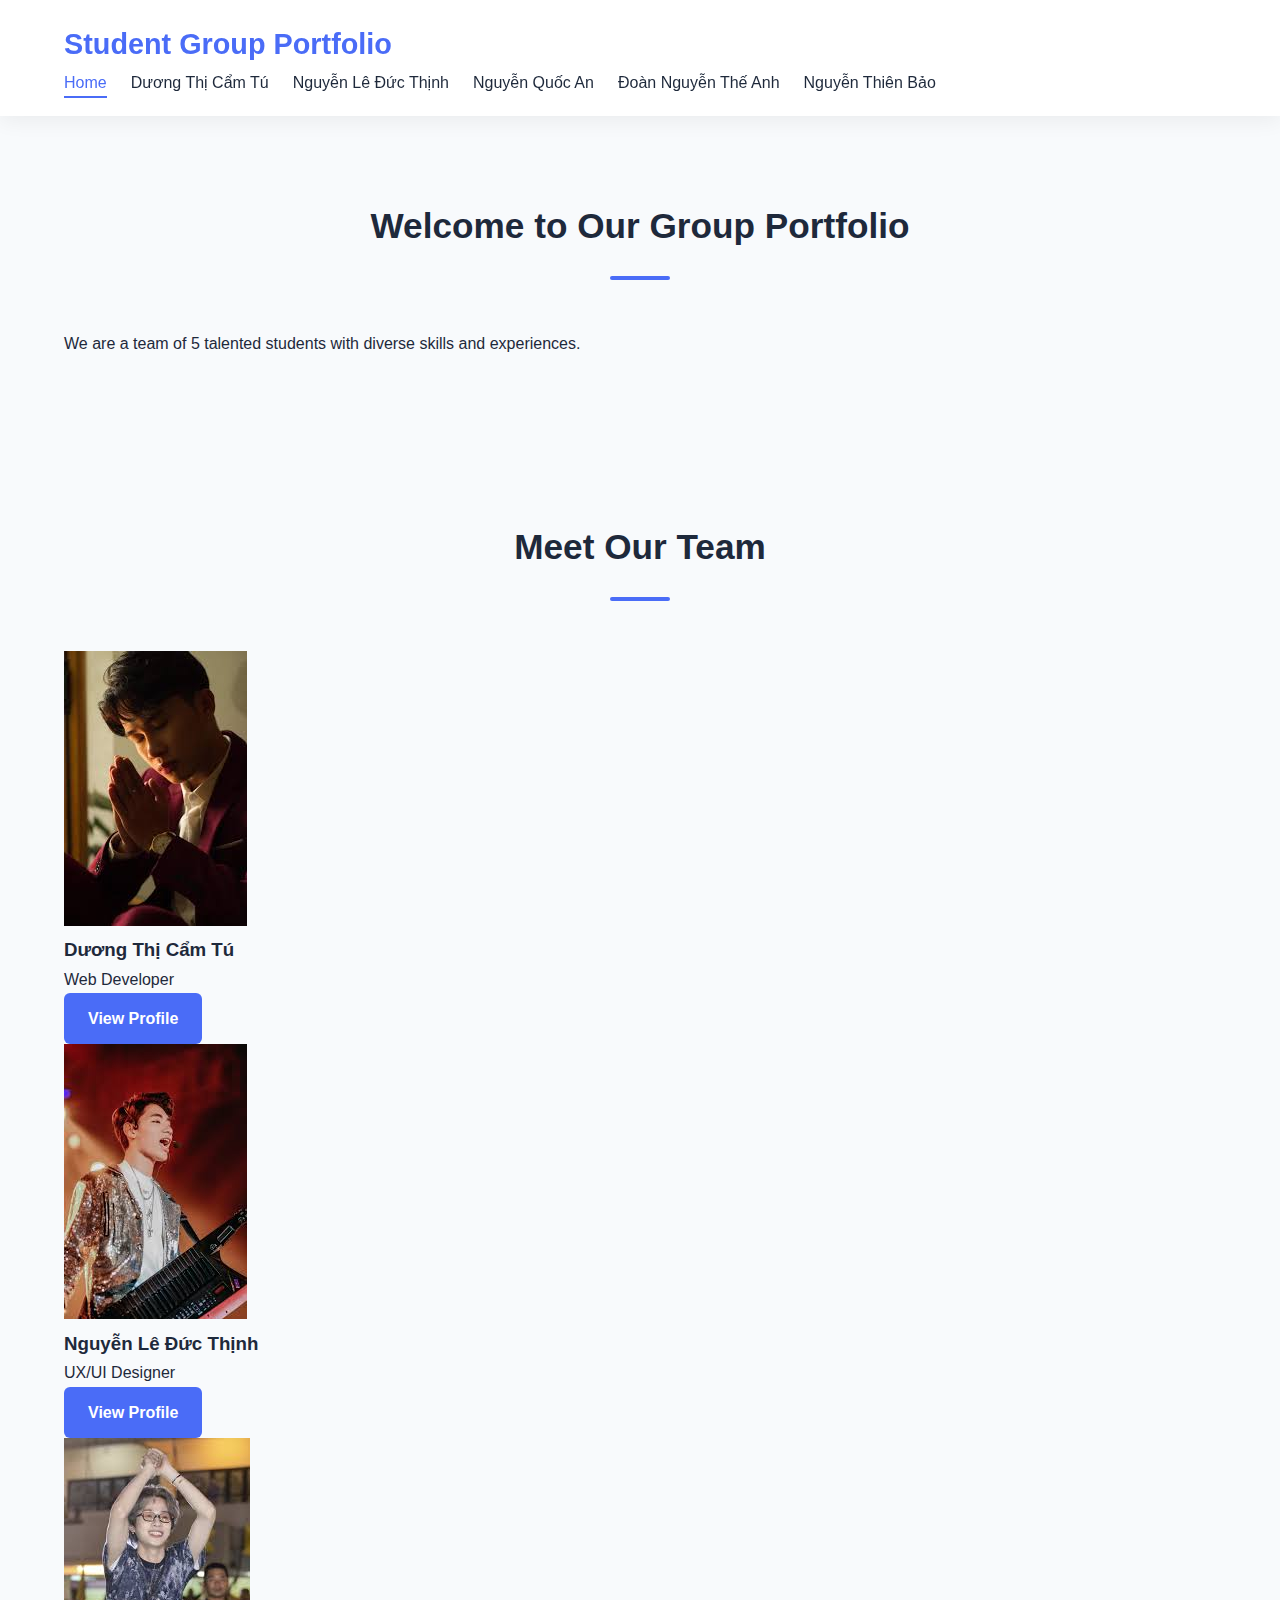
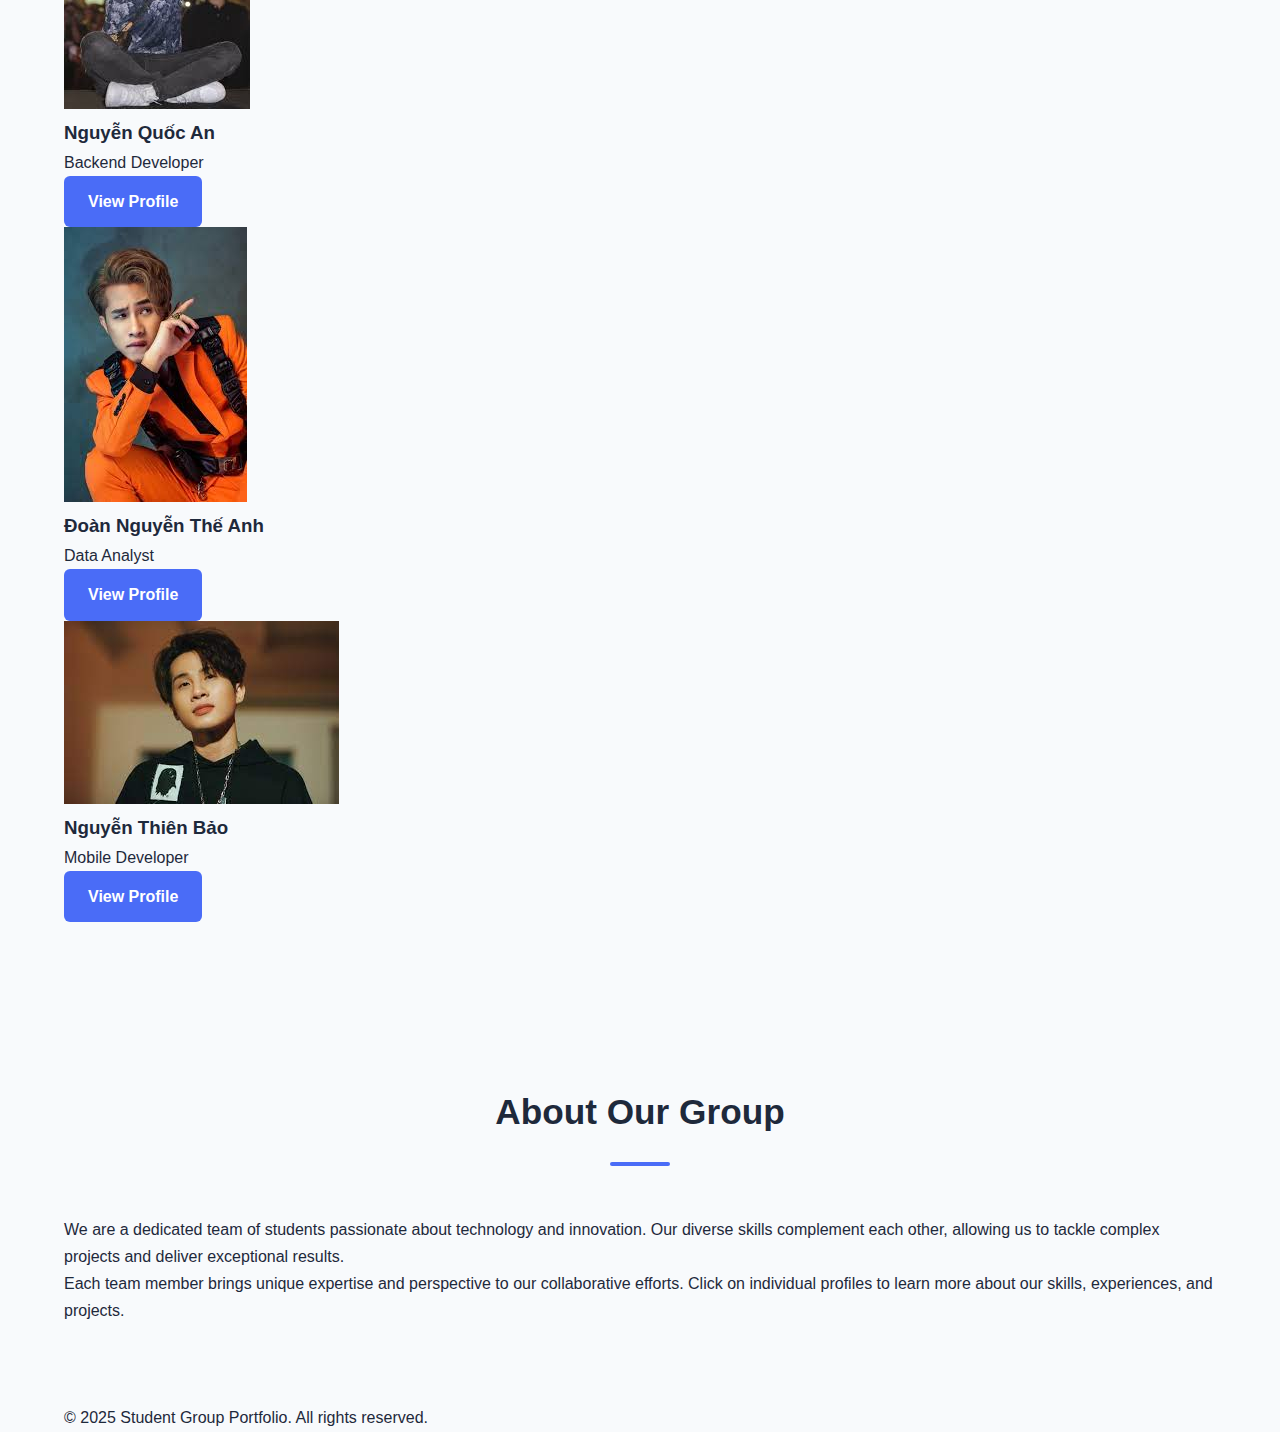
<file: index.html>
<!DOCTYPE html>
<html lang="en">
  <head>
    <meta charset="UTF-8" />
    <meta name="viewport" content="width=device-width, initial-scale=1.0" />
    <title>Student Group Portfolio</title>
    <link rel="stylesheet" href="style.css" />
  </head>
  <body>
    <header>
      <div class="container">
        <h1>Student Group Portfolio</h1>
        <nav>
          <ul>
            <li><a href="index.html" class="active">Home</a></li>
            <li><a href="students/student1.html">Dương Thị Cẩm Tú</a></li>
            <li><a href="students/student2.html">Nguyễn Lê Đức Thịnh</a></li>
            <li><a href="students/student3.html">Nguyễn Quốc An</a></li>
            <li><a href="students/student4.html">Đoàn Nguyễn Thế Anh</a></li>
            <li><a href="students/student5.html">Nguyễn Thiên Bảo</a></li>
          </ul>
        </nav>
      </div>
    </header>

    <section class="hero">
      <div class="container">
        <h2>Welcome to Our Group Portfolio</h2>
        <p>
          We are a team of 5 talented students with diverse skills and
          experiences.
        </p>
      </div>
    </section>

    <section class="team">
      <div class="container">
        <h2>Meet Our Team</h2>
        <div class="team-grid">
          <div class="team-member">
            <img src="assets/images/student1.jpg" alt="Nguyễn Văn An" />
            <h3>Dương Thị Cẩm Tú</h3>
            <p>Web Developer</p>
            <a href="students/student1.html" class="btn">View Profile</a>
          </div>
          <div class="team-member">
            <img src="assets/images/student2.jpg" alt="Trần Thị Bình" />
            <h3>Nguyễn Lê Đức Thịnh</h3>
            <p>UX/UI Designer</p>
            <a href="students/student2.html" class="btn">View Profile</a>
          </div>
          <div class="team-member">
            <img src="assets/images/student3.jpg" alt="Lê Minh Cường" />
            <h3>Nguyễn Quốc An</h3>
            <p>Backend Developer</p>
            <a href="students/student3.html" class="btn">View Profile</a>
          </div>
          <div class="team-member">
            <img src="assets/images/student4.jpg" alt="Phạm Hoàng Dung" />
            <h3>Đoàn Nguyễn Thế Anh</h3>
            <p>Data Analyst</p>
            <a href="students/student4.html" class="btn">View Profile</a>
          </div>
          <div class="team-member">
            <img src="assets/images/student5.jpg" alt="Võ Thanh Em" />
            <h3>Nguyễn Thiên Bảo</h3>
            <p>Mobile Developer</p>
            <a href="students/student5.html" class="btn">View Profile</a>
          </div>
        </div>
      </div>
    </section>
    <section class="about">
      <div class="container">
        <h2>About Our Group</h2>
        <p>
          We are a dedicated team of students passionate about technology and
          innovation. Our diverse skills complement each other, allowing us to
          tackle complex projects and deliver exceptional results.
        </p>
        <p>
          Each team member brings unique expertise and perspective to our
          collaborative efforts. Click on individual profiles to learn more
          about our skills, experiences, and projects.
        </p>
      </div>
    </section>

    <footer>
      <div class="container">
        <p>&copy; 2025 Student Group Portfolio. All rights reserved.</p>
      </div>
    </footer>

    <script src="script.js"></script>
  </body>
</html>
</file>
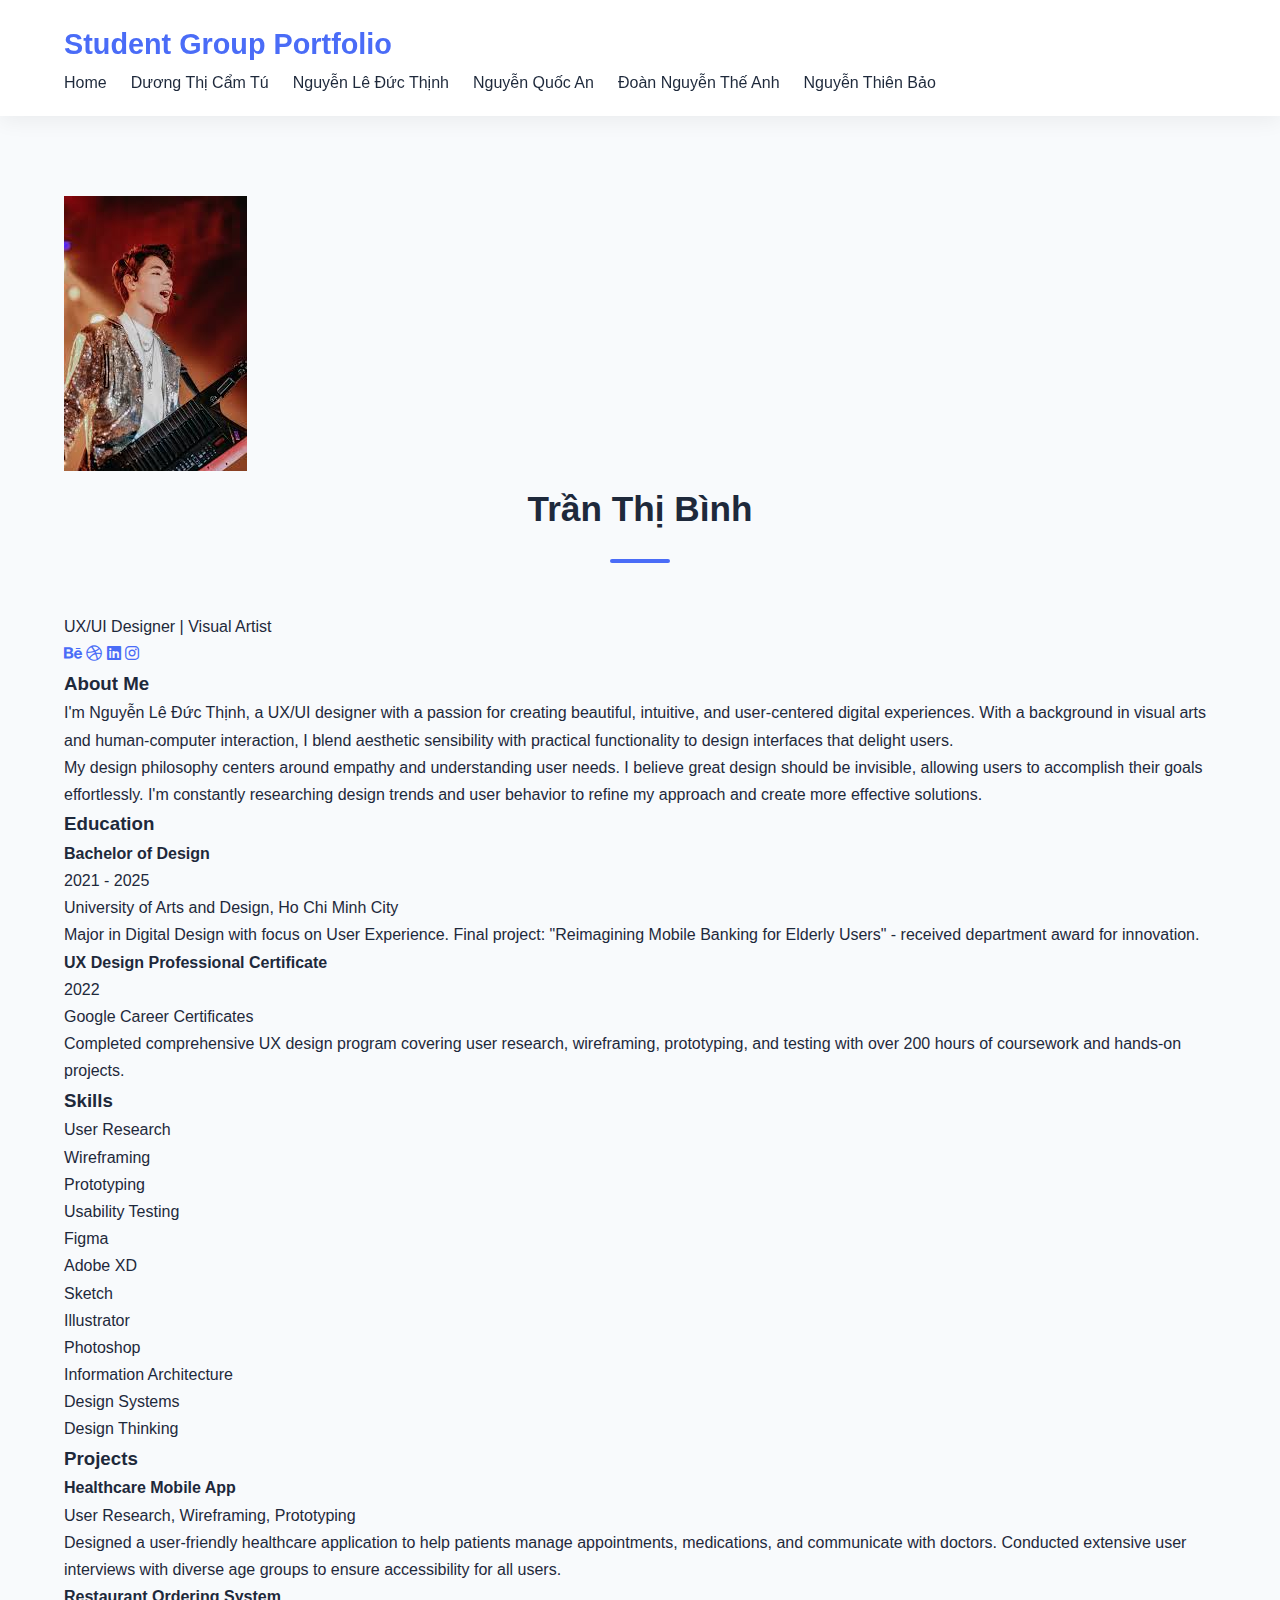
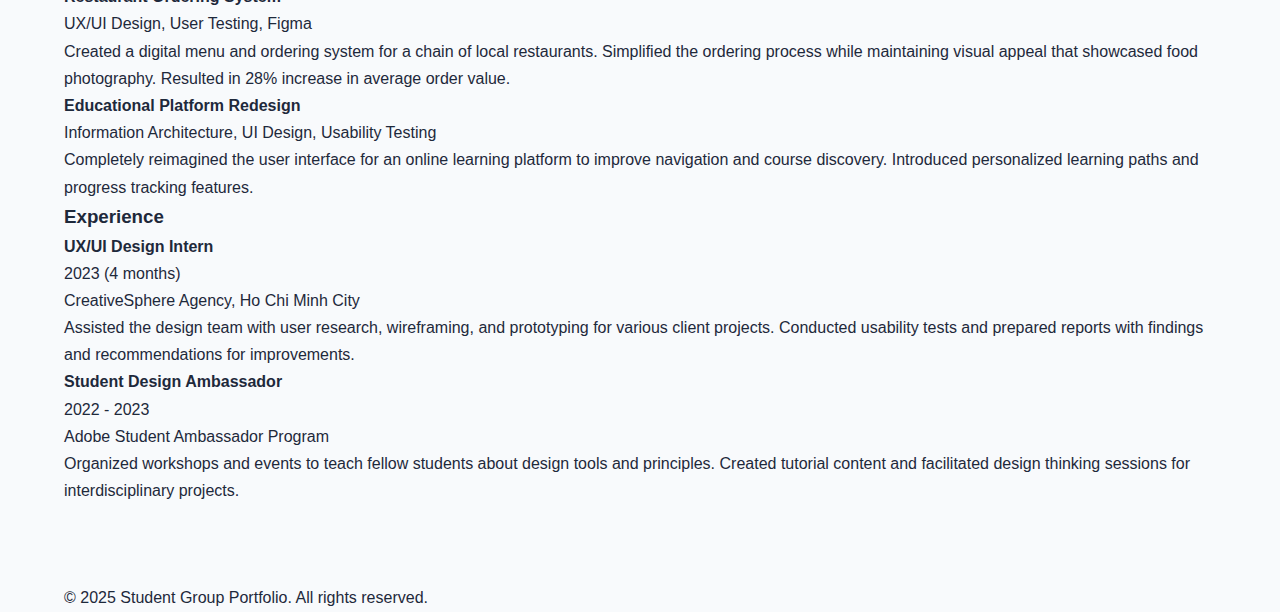
<file: students/NguyenLeDucThinh.html>
<!DOCTYPE html>
<html lang="en">
<head>
    <meta charset="UTF-8">
    <meta name="viewport" content="width=device-width, initial-scale=1.0">
    <title>Trần Thị Bình - Student Profile</title>
    <link rel="stylesheet" href="../style.css">
    <!-- Font Awesome for social icons -->
    <link rel="stylesheet" href="https://cdnjs.cloudflare.com/ajax/libs/font-awesome/6.0.0-beta3/css/all.min.css">
</head>
<body>
    <header>
        <div class="container">
            <h1>Student Group Portfolio</h1>
            <nav>
                <ul>
                    <li><a href="../index.html">Home</a></li>
                    <li><a href="student1.html">Dương Thị Cẩm Tú</a></li>
                    <li><a href="student2.html">Nguyễn Lê Đức Thịnh</a></li>
                    <li><a href="student3.html">Nguyễn Quốc An</a></li>
                    <li><a href="student4.html">Đoàn Nguyễn Thế Anh</a></li>
                    <li><a href="student5.html">Nguyễn Thiên Bảo</a></li>
                </ul>
            </nav>
        </div>
    </header>

    <section class="profile">
        <div class="container">
            <div class="profile-header">
                <img src="../assets/images/student2.jpg" alt="Nguyễn Lê Đức Thịnh" class="profile-img">
                <div class="profile-intro">
                    <h2>Trần Thị Bình</h2>
                    <p>UX/UI Designer | Visual Artist</p>
                    <div class="social-links">
                        <a href="#"><i class="fab fa-behance"></i></a>
                        <a href="#"><i class="fab fa-dribbble"></i></a>
                        <a href="#"><i class="fab fa-linkedin"></i></a>
                        <a href="#"><i class="fab fa-instagram"></i></a>
                    </div>
                </div>
            </div>

            <div class="profile-section">
                <h3>About Me</h3>
                <p>I'm Nguyễn Lê Đức Thịnh, a UX/UI designer with a passion for creating beautiful, intuitive, and user-centered digital experiences. With a background in visual arts and human-computer interaction, I blend aesthetic sensibility with practical functionality to design interfaces that delight users.</p>
                <p>My design philosophy centers around empathy and understanding user needs. I believe great design should be invisible, allowing users to accomplish their goals effortlessly. I'm constantly researching design trends and user behavior to refine my approach and create more effective solutions.</p>
            </div>

            <div class="profile-section">
                <h3>Education</h3>
                <div class="education-item">
                    <h4>Bachelor of Design</h4>
                    <div class="education-year">2021 - 2025</div>
                    <p>University of Arts and Design, Ho Chi Minh City</p>
                    <p>Major in Digital Design with focus on User Experience. Final project: "Reimagining Mobile Banking for Elderly Users" - received department award for innovation.</p>
                </div>
                <div class="education-item">
                    <h4>UX Design Professional Certificate</h4>
                    <div class="education-year">2022</div>
                    <p>Google Career Certificates</p>
                    <p>Completed comprehensive UX design program covering user research, wireframing, prototyping, and testing with over 200 hours of coursework and hands-on projects.</p>
                </div>
            </div>

            <div class="profile-section">
                <h3>Skills</h3>
                <div class="skills-grid">
                    <div class="skill-item">User Research</div>
                    <div class="skill-item">Wireframing</div>
                    <div class="skill-item">Prototyping</div>
                    <div class="skill-item">Usability Testing</div>
                    <div class="skill-item">Figma</div>
                    <div class="skill-item">Adobe XD</div>
                    <div class="skill-item">Sketch</div>
                    <div class="skill-item">Illustrator</div>
                    <div class="skill-item">Photoshop</div>
                    <div class="skill-item">Information Architecture</div>
                    <div class="skill-item">Design Systems</div>
                    <div class="skill-item">Design Thinking</div>
                </div>
            </div>

            <div class="profile-section">
                <h3>Projects</h3>
                <div class="project-item">
                    <h4>Healthcare Mobile App</h4>
                    <div class="project-tech">User Research, Wireframing, Prototyping</div>
                    <p>Designed a user-friendly healthcare application to help patients manage appointments, medications, and communicate with doctors. Conducted extensive user interviews with diverse age groups to ensure accessibility for all users.</p>
                </div>
                <div class="project-item">
                    <h4>Restaurant Ordering System</h4>
                    <div class="project-tech">UX/UI Design, User Testing, Figma</div>
                    <p>Created a digital menu and ordering system for a chain of local restaurants. Simplified the ordering process while maintaining visual appeal that showcased food photography. Resulted in 28% increase in average order value.</p>
                </div>
                <div class="project-item">
                    <h4>Educational Platform Redesign</h4>
                    <div class="project-tech">Information Architecture, UI Design, Usability Testing</div>
                    <p>Completely reimagined the user interface for an online learning platform to improve navigation and course discovery. Introduced personalized learning paths and progress tracking features.</p>
                </div>
            </div>

            <div class="profile-section">
                <h3>Experience</h3>
                <div class="education-item">
                    <h4>UX/UI Design Intern</h4>
                    <div class="education-year">2023 (4 months)</div>
                    <p>CreativeSphere Agency, Ho Chi Minh City</p>
                    <p>Assisted the design team with user research, wireframing, and prototyping for various client projects. Conducted usability tests and prepared reports with findings and recommendations for improvements.</p>
                </div>
                <div class="education-item">
                    <h4>Student Design Ambassador</h4>
                    <div class="education-year">2022 - 2023</div>
                    <p>Adobe Student Ambassador Program</p>
                    <p>Organized workshops and events to teach fellow students about design tools and principles. Created tutorial content and facilitated design thinking sessions for interdisciplinary projects.</p>
                </div>
            </div>
        </div>
    </section>

    <footer>
        <div class="container">
            <p>&copy; 2025 Student Group Portfolio. All rights reserved.</p>
        </div>
    </footer>

    <script src="../script.js"></script>
</body>
</html>
</file>
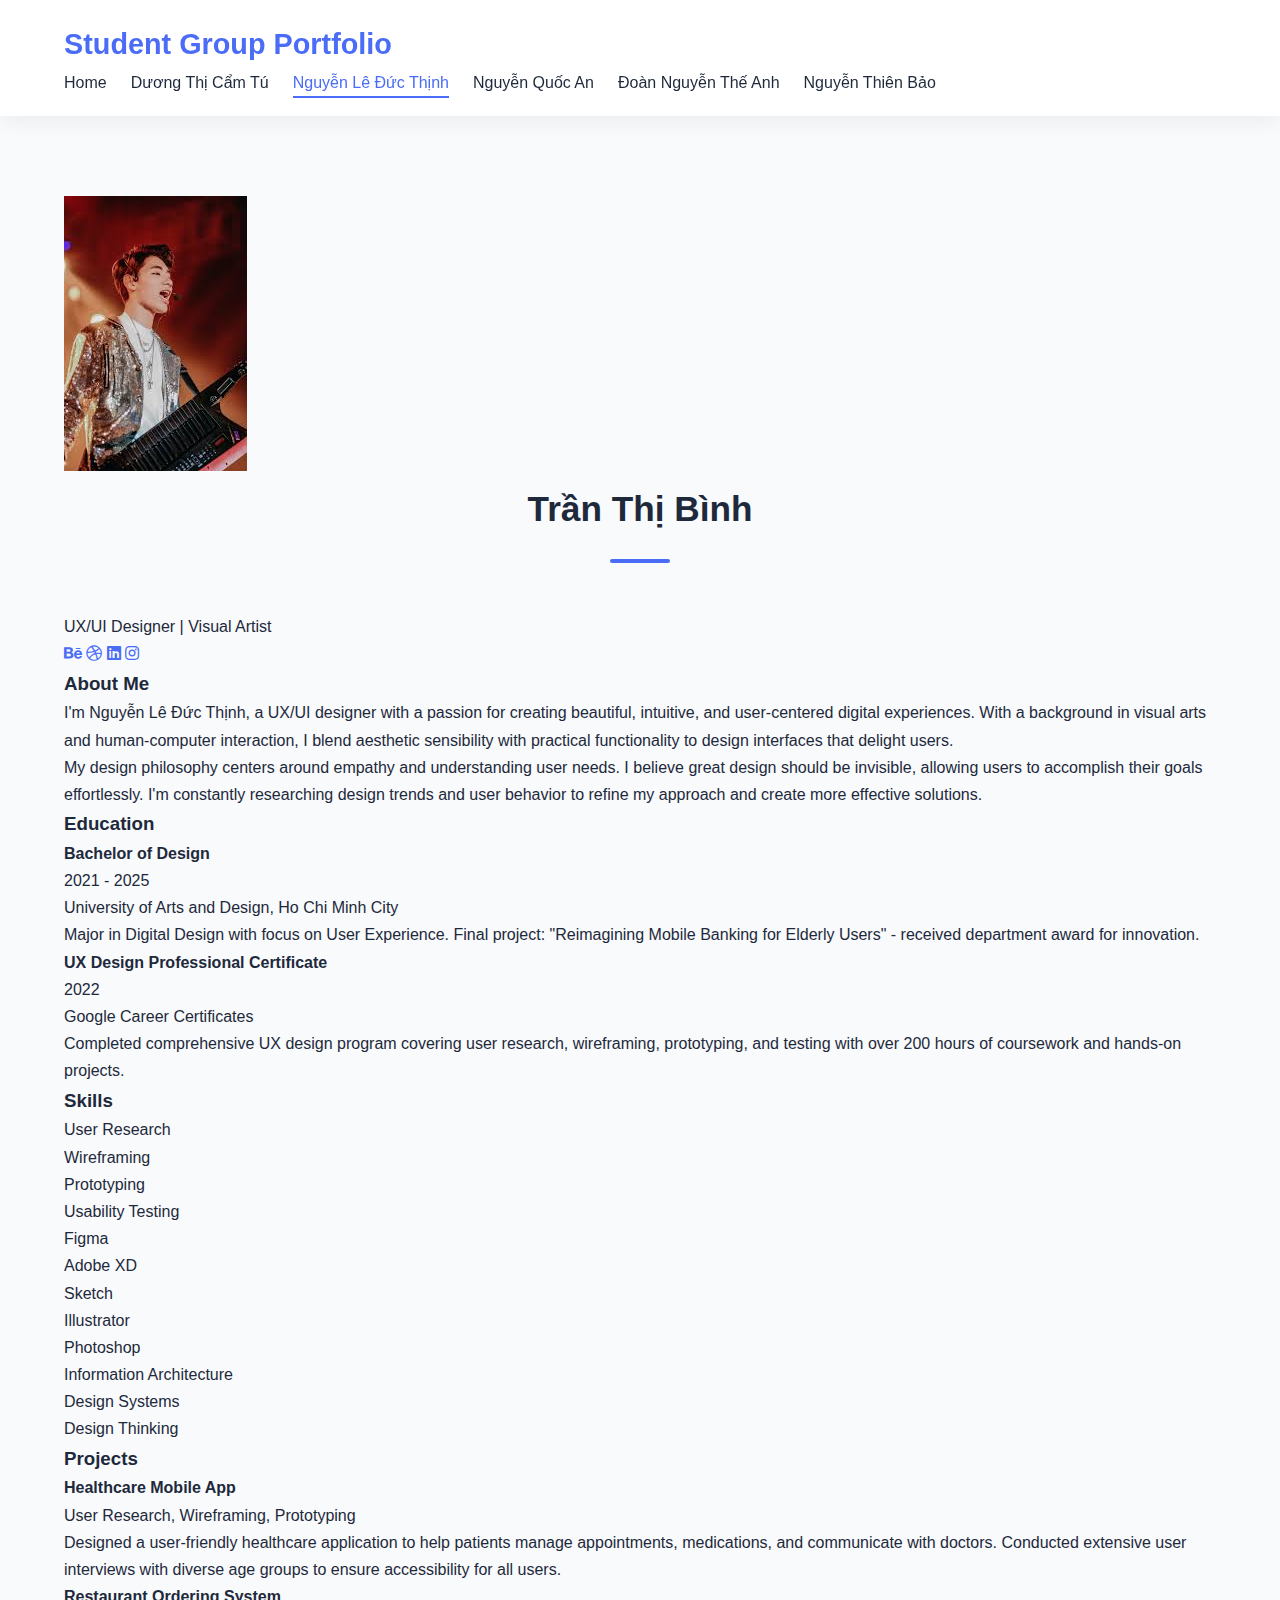
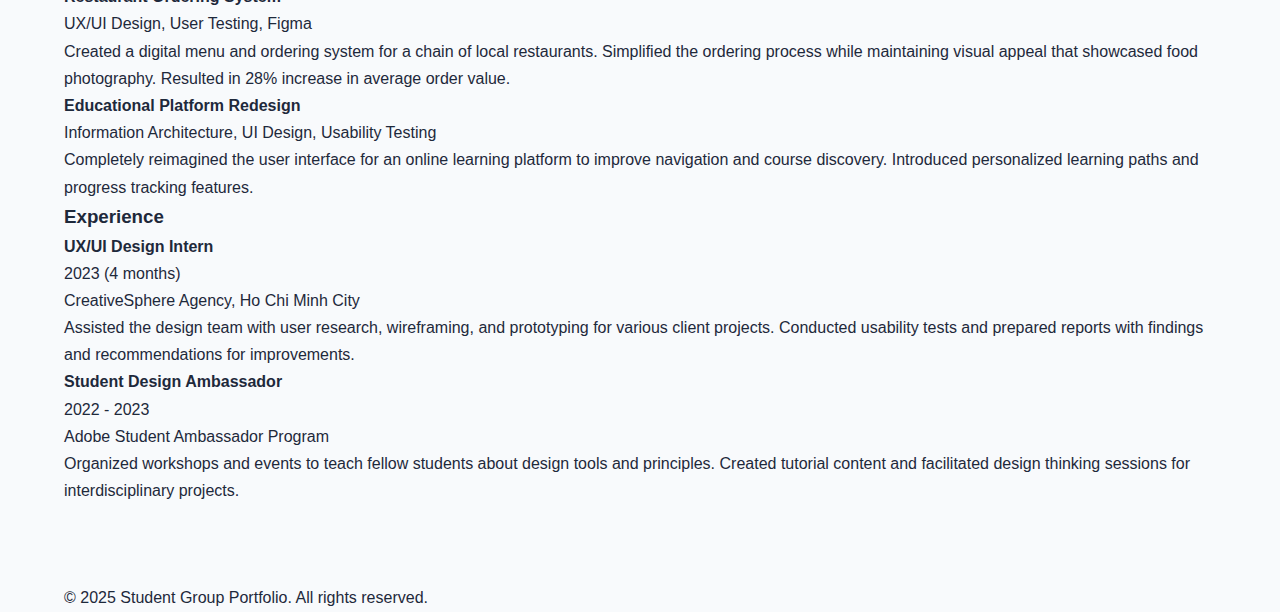
<file: students/student2.html>
<!DOCTYPE html>
<html lang="en">
<head>
    <meta charset="UTF-8">
    <meta name="viewport" content="width=device-width, initial-scale=1.0">
    <title>Trần Thị Bình - Student Profile</title>
    <link rel="stylesheet" href="../style.css">
    <!-- Font Awesome for social icons -->
    <link rel="stylesheet" href="https://cdnjs.cloudflare.com/ajax/libs/font-awesome/6.0.0-beta3/css/all.min.css">
</head>
<body>
    <header>
        <div class="container">
            <h1>Student Group Portfolio</h1>
            <nav>
                <ul>
                    <li><a href="../index.html">Home</a></li>
                    <li><a href="student1.html">Dương Thị Cẩm Tú</a></li>
                    <li><a href="student2.html">Nguyễn Lê Đức Thịnh</a></li>
                    <li><a href="student3.html">Nguyễn Quốc An</a></li>
                    <li><a href="student4.html">Đoàn Nguyễn Thế Anh</a></li>
                    <li><a href="student5.html">Nguyễn Thiên Bảo</a></li>
                </ul>
            </nav>
        </div>
    </header>

    <section class="profile">
        <div class="container">
            <div class="profile-header">
                <img src="../assets/images/student2.jpg" alt="Trần Thị Bình" class="profile-img">
                <div class="profile-intro">
                    <h2>Trần Thị Bình</h2>
                    <p>UX/UI Designer | Visual Artist</p>
                    <div class="social-links">
                        <a href="#"><i class="fab fa-behance"></i></a>
                        <a href="#"><i class="fab fa-dribbble"></i></a>
                        <a href="#"><i class="fab fa-linkedin"></i></a>
                        <a href="#"><i class="fab fa-instagram"></i></a>
                    </div>
                </div>
            </div>

            <div class="profile-section">
                <h3>About Me</h3>
                <p>I'm Nguyễn Lê Đức Thịnh, a UX/UI designer with a passion for creating beautiful, intuitive, and user-centered digital experiences. With a background in visual arts and human-computer interaction, I blend aesthetic sensibility with practical functionality to design interfaces that delight users.</p>
                <p>My design philosophy centers around empathy and understanding user needs. I believe great design should be invisible, allowing users to accomplish their goals effortlessly. I'm constantly researching design trends and user behavior to refine my approach and create more effective solutions.</p>
            </div>

            <div class="profile-section">
                <h3>Education</h3>
                <div class="education-item">
                    <h4>Bachelor of Design</h4>
                    <div class="education-year">2021 - 2025</div>
                    <p>University of Arts and Design, Ho Chi Minh City</p>
                    <p>Major in Digital Design with focus on User Experience. Final project: "Reimagining Mobile Banking for Elderly Users" - received department award for innovation.</p>
                </div>
                <div class="education-item">
                    <h4>UX Design Professional Certificate</h4>
                    <div class="education-year">2022</div>
                    <p>Google Career Certificates</p>
                    <p>Completed comprehensive UX design program covering user research, wireframing, prototyping, and testing with over 200 hours of coursework and hands-on projects.</p>
                </div>
            </div>

            <div class="profile-section">
                <h3>Skills</h3>
                <div class="skills-grid">
                    <div class="skill-item">User Research</div>
                    <div class="skill-item">Wireframing</div>
                    <div class="skill-item">Prototyping</div>
                    <div class="skill-item">Usability Testing</div>
                    <div class="skill-item">Figma</div>
                    <div class="skill-item">Adobe XD</div>
                    <div class="skill-item">Sketch</div>
                    <div class="skill-item">Illustrator</div>
                    <div class="skill-item">Photoshop</div>
                    <div class="skill-item">Information Architecture</div>
                    <div class="skill-item">Design Systems</div>
                    <div class="skill-item">Design Thinking</div>
                </div>
            </div>

            <div class="profile-section">
                <h3>Projects</h3>
                <div class="project-item">
                    <h4>Healthcare Mobile App</h4>
                    <div class="project-tech">User Research, Wireframing, Prototyping</div>
                    <p>Designed a user-friendly healthcare application to help patients manage appointments, medications, and communicate with doctors. Conducted extensive user interviews with diverse age groups to ensure accessibility for all users.</p>
                </div>
                <div class="project-item">
                    <h4>Restaurant Ordering System</h4>
                    <div class="project-tech">UX/UI Design, User Testing, Figma</div>
                    <p>Created a digital menu and ordering system for a chain of local restaurants. Simplified the ordering process while maintaining visual appeal that showcased food photography. Resulted in 28% increase in average order value.</p>
                </div>
                <div class="project-item">
                    <h4>Educational Platform Redesign</h4>
                    <div class="project-tech">Information Architecture, UI Design, Usability Testing</div>
                    <p>Completely reimagined the user interface for an online learning platform to improve navigation and course discovery. Introduced personalized learning paths and progress tracking features.</p>
                </div>
            </div>

            <div class="profile-section">
                <h3>Experience</h3>
                <div class="education-item">
                    <h4>UX/UI Design Intern</h4>
                    <div class="education-year">2023 (4 months)</div>
                    <p>CreativeSphere Agency, Ho Chi Minh City</p>
                    <p>Assisted the design team with user research, wireframing, and prototyping for various client projects. Conducted usability tests and prepared reports with findings and recommendations for improvements.</p>
                </div>
                <div class="education-item">
                    <h4>Student Design Ambassador</h4>
                    <div class="education-year">2022 - 2023</div>
                    <p>Adobe Student Ambassador Program</p>
                    <p>Organized workshops and events to teach fellow students about design tools and principles. Created tutorial content and facilitated design thinking sessions for interdisciplinary projects.</p>
                </div>
            </div>
        </div>
    </section>

    <footer>
        <div class="container">
            <p>&copy; 2025 Student Group Portfolio. All rights reserved.</p>
        </div>
    </footer>

    <script src="../script.js"></script>
</body>
</html>
</file>
<file: style.css>
/* Reset CSS */
* {
  margin: 0;
  padding: 0;
  box-sizing: border-box;
}

/* Custom Properties */
:root {
  --primary: #4a6cf7;
  --primary-dark: #3151e1;
  --secondary: #ff9f43;
  --dark: #1e293b;
  --light: #f8fafc;
  --gray: #64748b;
  --gray-light: #f1f5f9;
  --shadow: 0 5px 20px rgba(0, 0, 0, 0.06);
  --transition: all 0.3s ease;
}

/* Global Styles */
body {
  font-family: "Inter", "Segoe UI", Tahoma, Geneva, Verdana, sans-serif;
  line-height: 1.7;
  color: var(--dark);
  background-color: var(--light);
}

.container {
  max-width: 1200px;
  margin: 0 auto;
  padding: 0 24px;
}

a {
  text-decoration: none;
  color: var(--primary);
  transition: var(--transition);
}

a:hover {
  color: var(--primary-dark);
}

.btn {
  display: inline-block;
  background-color: var(--primary);
  color: white;
  padding: 12px 24px;
  border-radius: 6px;
  font-weight: 600;
  transition: var(--transition);
  border: none;
  cursor: pointer;
}

.btn:hover {
  background-color: var(--primary-dark);
  transform: translateY(-3px);
  box-shadow: 0 10px 15px rgba(74, 108, 247, 0.2);
}

.btn-secondary {
  background-color: var(--secondary);
}

.btn-secondary:hover {
  background-color: #f08a30;
  box-shadow: 0 10px 15px rgba(255, 159, 67, 0.2);
}

.btn-outline {
  background-color: transparent;
  border: 2px solid var(--primary);
  color: var(--primary);
}

.btn-outline:hover {
  background-color: var(--primary);
  color: white;
  transform: translateY(-3px);
}

/* Header */
header {
  background-color: white;
  box-shadow: var(--shadow);
  padding: 20px 0;
  position: sticky;
  top: 0;
  z-index: 100;
}

.header-container {
  display: flex;
  justify-content: space-between;
  align-items: center;
}

header h1 {
  color: var(--primary);
  font-size: 1.8rem;
  font-weight: 700;
}

nav ul {
  display: flex;
  list-style: none;
  gap: 24px;
}

nav ul li a {
  color: var(--dark);
  font-weight: 500;
  padding: 5px 0;
  position: relative;
}

nav ul li a::after {
  content: "";
  position: absolute;
  bottom: -2px;
  left: 0;
  width: 0;
  height: 2px;
  background-color: var(--primary);
  transition: var(--transition);
}

nav ul li a:hover::after,
nav ul li a.active::after {
  width: 100%;
}

nav ul li a:hover,
nav ul li a.active {
  color: var(--primary);
}

/* Hero Section */
#hero {
  background: linear-gradient(rgba(30, 41, 59, 0.8), rgba(30, 41, 59, 0.8)),
    url("assets/images/hero-bg.jpg");
  background-size: cover;
  background-position: center;
  color: white;
  text-align: center;
  padding: 140px 20px;
  position: relative;
}

#hero::before {
  content: "";
  position: absolute;
  width: 100%;
  height: 100%;
  top: 0;
  left: 0;
  background: url('data:image/svg+xml;utf8,<svg xmlns="http://www.w3.org/2000/svg" viewBox="0 0 1440 320"><path fill="%23ffffff" fill-opacity="0.05" d="M0,96L48,112C96,128,192,160,288,181.3C384,203,480,213,576,192C672,171,768,117,864,117.3C960,117,1056,171,1152,197.3C1248,224,1344,224,1392,224L1440,224L1440,320L1392,320C1344,320,1248,320,1152,320C1056,320,960,320,864,320C768,320,672,320,576,320C480,320,384,320,288,320C192,320,96,320,48,320L0,320Z"></path></svg>');
  background-repeat: no-repeat;
  background-position: bottom;
  opacity: 0.5;
}

#hero h2 {
  font-size: 3.2rem;
  font-weight: 800;
  margin-bottom: 24px;
  text-shadow: 0 2px 4px rgba(0, 0, 0, 0.1);
}

#hero p {
  font-size: 1.2rem;
  max-width: 700px;
  margin: 0 auto 36px;
  opacity: 0.9;
}

#hero .btn {
  padding: 14px 30px;
  font-size: 1.1rem;
}

/* Sections */
section {
  padding: 80px 0;
}

section h2 {
  text-align: center;
  margin-bottom: 50px;
  color: var(--dark);
  font-size: 2.2rem;
  font-weight: 700;
  position: relative;
}

section h2::after {
  content: "";
  display: block;
  width: 60px;
  height: 4px;
  background-color: var(--primary);
  margin: 20px auto 0;
  border-radius: 2px;
}

.section-description {
  text-align: center;
  max-width: 800px;
  margin: -30px auto 50px;
  color: var(--gray);
}

/* Members Section */
.member-grid {
  display: grid;
  grid-template-columns: repeat(auto-fill, minmax(250px, 1fr));
  gap: 36px;
}

.member-card {
  background-color: white;
  border-radius: 12px;
  overflow: hidden;
  box-shadow: var(--shadow);
  transition: var(--transition);
  position: relative;
}

.member-card:hover {
  transform: translateY(-12px);
  box-shadow: 0 12px 24px rgba(0, 0, 0, 0.1);
}

.member-card img {
  width: 100%;
  height: 250px;
  object-fit: cover;
}

.member-card .member-info {
  padding: 20px;
}

.member-card h3 {
  margin: 0 0 8px;
  color: var(--dark);
  font-size: 1.3rem;
}

.member-card p {
  color: var(--gray);
  margin-bottom: 20px;
  font-size: 0.95rem;
}

.member-card .social-links {
  display: flex;
  justify-content: center;
  gap: 12px;
  margin-top: 20px;
}

.member-card .social-links a {
  color: var(--gray);
  font-size: 1.1rem;
  transition: var(--transition);
}

.member-card .social-links a:hover {
  color: var(--primary);
  transform: translateY(-3px);
}

/* Contact Section */
#contact {
  background-color: var(--gray-light);
  position: relative;
}

#contact::before {
  content: "";
  position: absolute;
  top: 0;
  left: 0;
  width: 100%;
  height: 100%;
}
</file>
